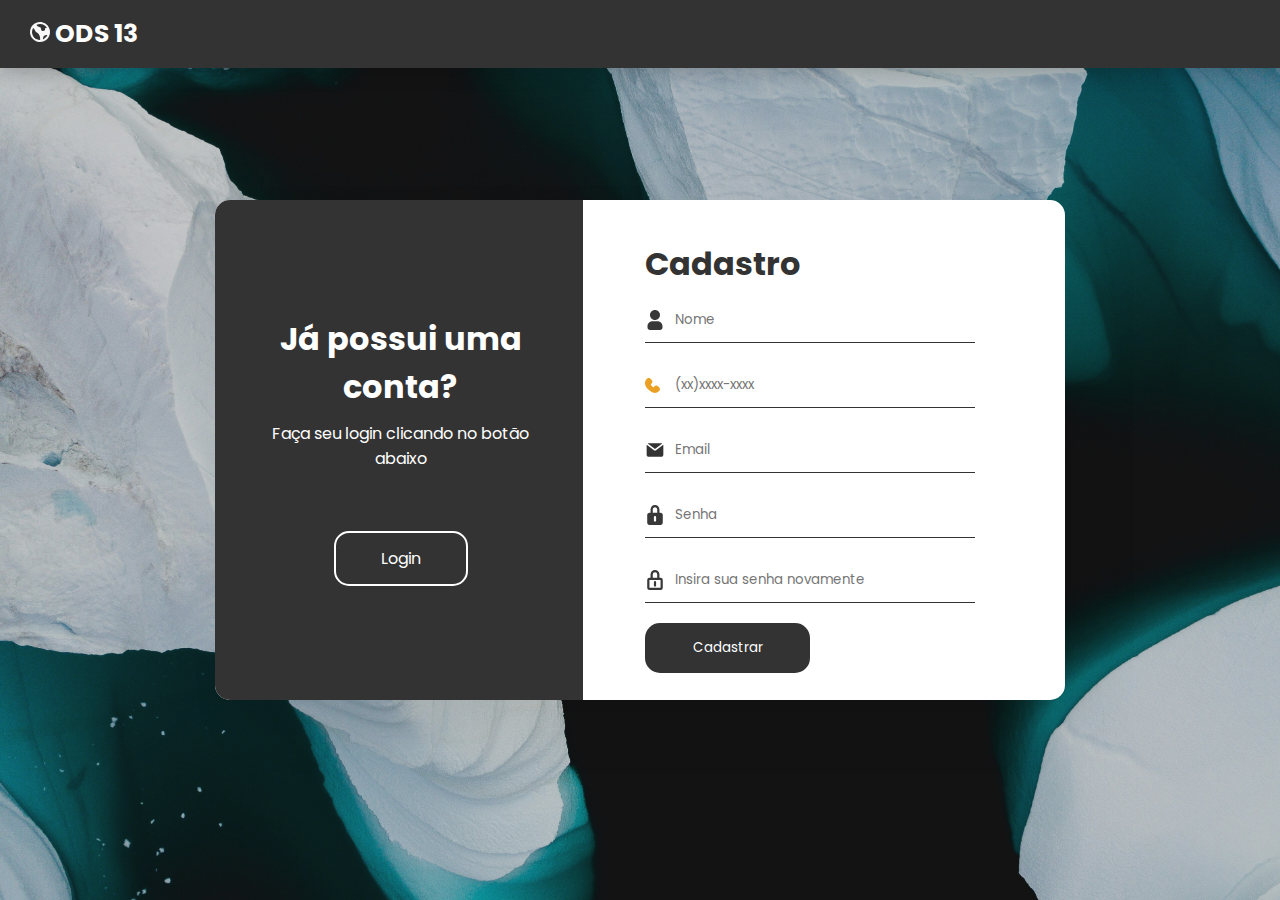
<file: cadastro.html>
<!DOCTYPE html>
<html lang="en">

<head>
    <meta charset="UTF-8">
    <meta name="viewport" content="width=device-width, initial-scale=1.0">
    <title>Tela de Cadastro</title>
    <link rel="stylesheet" href="css/style_form.css">
</head>


<body>

    <header>
        <nav class="navbar">
            <div class="logo"><a href="index.html"><img src="public/icon/world_white.svg" alt="icone_planeta">  ODS 13</a></div>
        </nav>
    </header>

    <div class="container_form">
        <div class="cadastro_form">
            <form action="index.html">
                <h1>Cadastro</h1>
                <div class="form_interno">
                    <input class="input_icon input_nome" type="text" placeholder="Nome" name="email" required>
                    <label></label>
                </div>
                <div class="form_interno">
                    <input class="input_icon input_telefone" type="tel" placeholder="(xx)xxxx-xxxx" name="phone" pattern="\(\d{2}\)\d{4,5}-\d{4}$"
                        required>
                    <label></label>
                </div>
                <div class="form_interno">
                    <input class="input_icon input_email" type="email" placeholder="Email" name="email" required>
                    <label></label>
                </div>
                <div class="form_interno">
                    <input class="input_icon input_senha" type="password" placeholder="Senha" name="password" required>
                    <label></label>
                </div>
                <div class="form_interno">
                    <input class="input_icon input_senha2" type="password" placeholder="Insira sua senha novamente" name="password_verify" required>
                    <label></label>
                </div>
                <button class="button button_cinza">Cadastrar</button>
            </form>

            <div class="overlay_container">
                <div class="overlay overlay_left">
                    <div class="overlay_painel">
                        <h1>Já possui uma conta?</h1>
                        <p>Faça seu login clicando no botão abaixo</p>
                        <a href="login.html" class="button button_branco">Login</a>
                    </div>
                </div>
            </div>
        </div>
    </div>
</body>

</html>
</file>
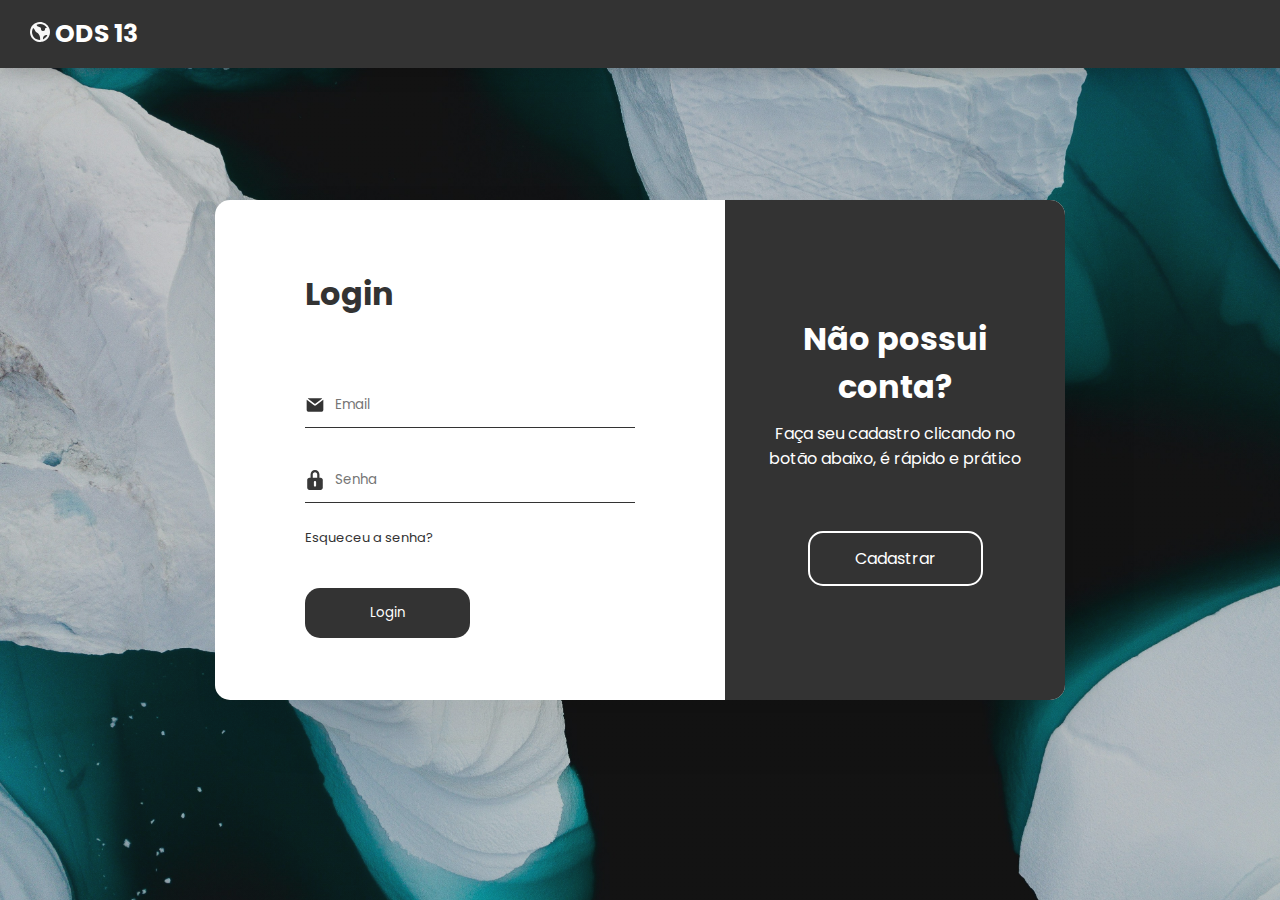
<file: login.html>
<!DOCTYPE html>
<html lang="en">

<head>
    <meta charset="UTF-8">
    <meta name="viewport" content="width=device-width, initial-scale=1.0">
    <title>Tela de Login</title>
    <link rel="stylesheet" href="css/style_form.css">
</head>

<body>
    <header>
        <nav class="navbar">
            <div class="logo"><a href="index.html"><img src="public/icon/world_white.svg" alt="icone_planeta">  ODS 13</a></div>
        </nav>
    </header>
    <div class="container">
        <div class="container_form">
            <div class="login_form">
                <form action="index.html">
                    <h1 class="h1_login">Login</h1>
                    <div class="form_interno">
                        <input class="input_icon input_email" type="email" placeholder="Email" name="email" required>
                        <label></label>
                    </div>
                    <div class="form_interno">
                        <input class="input_icon input_senha" type="password" placeholder="Senha" name="password"
                            required>
                        <label></label>
                    </div>
                    <a href="#" class="forgot_password">Esqueceu a senha?</a>
                    <button class="button button_cinza">Login</button>
                </form>

                <div class="overlay_container">
                    <div class="overlay">
                        <div class="overlay_painel">
                            <h1>Não possui conta?</h1>
                            <p>Faça seu cadastro clicando no botão abaixo, é rápido e prático</p>
                            <a href="cadastro.html" class="button button_branco">Cadastrar</a>
                        </div>
                    </div>
                </div>
            </div>
        </div>
    </div>
</body>

</html>
</file>
<file: css/style_form.css>
@import url('https://fonts.googleapis.com/css2?family=Poppins:ital,wght@0,100;0,200;0,300;0,400;0,500;0,600;0,700;0,800;0,900;1,100;1,200;1,300;1,400;1,500;1,600;1,700;1,800;1,900&display=swap');

* {
    padding: 0;
    margin: 0;
    box-sizing: border-box;
    font-family: 'Poppins', sans-serif;
}

/*cores principais*/
:root {
    --cinza-main: #333333;
    --cinza-claro: #f8f8f8;
    --amarelo-main: #eaa023;
}


header {
    width: 100%;
    position: fixed;
    top: 0;
    background-color: var(--cinza-main);
    z-index: 100;
    font-size: 13px;
}

.navbar {
    display: flex;
    justify-content: space-between;
    align-items: center;
    padding: 15px 5px 15px 30px;
    box-shadow: 0px 0px 25px #0000003f;
}


.navbar a {
    text-decoration: none;
    color: white;
}

.logo {
    font-weight: bold;
    font-size: 25px;
}

.navbar .logo:hover{
    transition-duration: 0.4s;
    filter: brightness(0) saturate(100%) invert(55%) sepia(100%) saturate(400%) hue-rotate(358deg) brightness(103%) contrast(84%);
}






body {
    height: 100vh;
    background-image: linear-gradient(to top, transparent 0%, #4747471e 0%), url('../public/img/annie-spratt-BqYttheZzUo-unsplash.jpg');
    background-repeat: no-repeat;
    background-size: cover;
    display: grid;
    align-content: center;
    justify-content: center;
    color: var(--cinza-main);
}


.container_form {
    position: relative;
    background-color: rgb(255, 255, 255) ;
    width: 850px;
    height: 500px;
    box-shadow: 25px 30px 55px rgba(0, 0, 0, 0.075);
    border-radius: 15px;
    overflow: hidden;
}

.login_form {
    position: absolute;
    width: 60%;
    height: 100%;
    padding: 60px 40px;
}

.login_form .h1_login {
    padding: 10px 0px 50px;
}

.cadastro_form {
    position: absolute;
    width: 60%;
    left: 40%;
    height: 100%;
    padding: 40px 40px;
}

form {
    height: 100%;
    display: flex;
    flex-direction: column;
    padding: 0px 50px;
}

.form_interno {
    position: relative;
    width: 100%;
}

.login_form .form_interno{
    margin: 10px 0px;
}

.cadastro_form .form_interno{
    margin: 5px 0px;
}

input {
    width: 100%;
    padding: 12px 0px;
    border: 0;
    margin: 5px 0px;
    border-bottom: 1px solid var(--cinza-main);
    outline: none;
}


.input_icon {
    background-repeat: no-repeat;
    background-position: 0 center;
    padding-left: 30px;
}

.input_email {
    background-image: url('../public/icon/envelope.svg');
    background-size: 20px;
}

.input_senha {
    background-image: url(../public/icon/Lock.svg);
    background-size: 20px;
}

.input_nome {
    background-image: url(../public/icon/User.svg);
    background-size: 20px;
}

.input_telefone {
    background-image: url(../public/icon/Phone.svg);
    background-size: 15px;
}

.input_senha2 {
    background-image: url(../public/icon/Lock2.svg);
    background-size: 20px;
}




.forgot_password {
    padding-top: 10px;
    text-decoration: none;
    color: var(--cinza-main);
    font-size: small;
}

.forgot_password:hover {
    text-decoration: underline;
}

.button {
    padding: 13px 45px;
    border-radius: 15px;
    border: 2px solid transparent;
    transition-duration: 0.4s;
    cursor: pointer;
    text-decoration: none;
}

.button_cinza {
    background: var(--cinza-main);
    color: rgb(255, 255, 255);
}

.login_form .button_cinza {
    width: 50%;
    margin-top: 40px;
}

.cadastro_form .button_cinza{
    width: 50%;
    margin-top: 10px;
}

.button_branco {
    color: #ffffff;
    background-color: var(--cinza-main);
    border: 2px solid white;
}

.button_cinza:hover {
    background-color: var(--amarelo-main);
    color: var(--cinza-claro);
}

.button_branco:hover {
    background-color: rgb(255, 255, 255);
    color: var(--cinza-main);
}



.overlay_container {
    position: absolute;
    top: 0;
    left: 100%;
    width: 30%;
    height: 100%;
}

.overlay {
    position: relative;
    background-color: var(--cinza-main);
    color: white;
    height: 100%;
    width: 250%;
}

.overlay_painel {
    position: absolute;
    display: flex;
    align-items: center;
    justify-content: center;
    flex-direction: column;
    text-align: center;
    padding: 0px 40px;
    height: 100%;
    width: 340px;
}

.overlay_painel p {
    margin: 10px 0 60px;
}

.overlay_left {
    left: -565%;
    padding: 0 30px;
}
</file>
